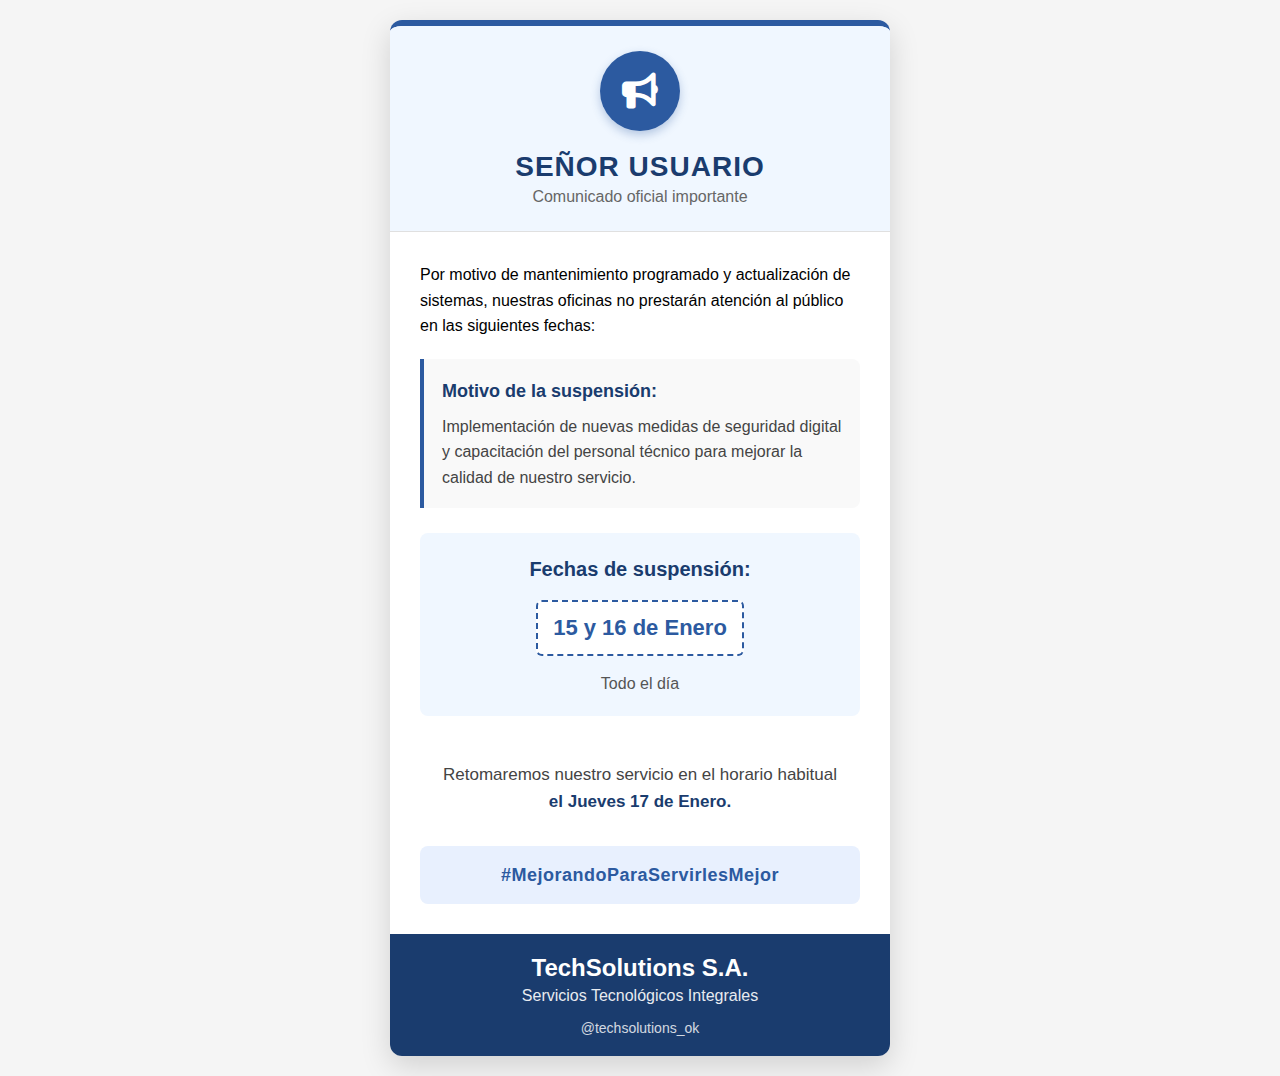
<file: index.html>
<!DOCTYPE html>
<html lang="es">
<head>
    <meta charset="UTF-8">
    <meta name="viewport" content="width=device-width, initial-scale=1.0">
    <title>Notificación de Licencia</title>
    <link rel="stylesheet" href="https://cdnjs.cloudflare.com/ajax/libs/font-awesome/6.4.0/css/all.min.css">
    <style>
        * {
            margin: 0;
            padding: 0;
            box-sizing: border-box;
            font-family: 'Segoe UI', Tahoma, Geneva, Verdana, sans-serif;
        }

        body {
            background-color: #f5f5f5;
            display: flex;
            justify-content: center;
            align-items: center;
            min-height: 100vh;
            padding: 20px;
        }

        .modal-licencia {
            width: 100%;
            max-width: 500px;
            background-color: white;
            border-radius: 12px;
            box-shadow: 0 10px 30px rgba(0, 0, 0, 0.15);
            overflow: hidden;
            border-top: 6px solid #2c5aa0;
        }

        .modal-header {
            background-color: #f0f7ff;
            padding: 25px 30px;
            text-align: center;
            border-bottom: 1px solid #e0e0e0;
        }

        .icon-container {
            background-color: #2c5aa0;
            width: 80px;
            height: 80px;
            border-radius: 50%;
            display: flex;
            align-items: center;
            justify-content: center;
            margin: 0 auto 20px;
            color: white;
            font-size: 36px;
            box-shadow: 0 4px 10px rgba(44, 90, 160, 0.3);
        }

        .modal-header h1 {
            color: #1a3c6e;
            font-size: 28px;
            margin-bottom: 5px;
            letter-spacing: 1px;
        }

        .modal-header p {
            color: #666;
            font-size: 16px;
        }

        .modal-body {
            padding: 30px;
            line-height: 1.6;
        }

        .motivo {
            background-color: #f9f9f9;
            padding: 18px;
            border-left: 4px solid #2c5aa0;
            margin: 20px 0;
            border-radius: 0 8px 8px 0;
        }

        .motivo h3 {
            color: #1a3c6e;
            margin-bottom: 8px;
            font-size: 18px;
        }

        .motivo p {
            color: #444;
        }

        .fechas {
            background-color: #f0f7ff;
            padding: 20px;
            text-align: center;
            border-radius: 8px;
            margin: 25px 0;
        }

        .fechas h3 {
            color: #1a3c6e;
            margin-bottom: 10px;
            font-size: 20px;
        }

        .fecha-destacada {
            font-size: 22px;
            font-weight: bold;
            color: #2c5aa0;
            padding: 8px 15px;
            background-color: white;
            border-radius: 6px;
            display: inline-block;
            margin: 5px 0;
            border: 2px dashed #2c5aa0;
        }

        .retorno {
            text-align: center;
            padding: 20px 0 10px;
            color: #444;
            font-size: 17px;
        }

        .retorno strong {
            color: #1a3c6e;
        }

        .hashtag {
            background-color: #e8f0fe;
            padding: 15px;
            text-align: center;
            margin-top: 20px;
            border-radius: 8px;
            color: #2c5aa0;
            font-weight: bold;
            font-size: 18px;
            letter-spacing: 0.5px;
        }

        .modal-footer {
            background-color: #1a3c6e;
            color: white;
            padding: 20px;
            text-align: center;
        }

        .empresa {
            font-size: 24px;
            font-weight: bold;
            margin-bottom: 5px;
        }

        .subtitulo {
            font-size: 16px;
            opacity: 0.9;
        }

        .red-social {
            margin-top: 15px;
            font-size: 14px;
            opacity: 0.8;
        }

        @media (max-width: 600px) {
            .modal-licencia {
                max-width: 95%;
            }
            
            .modal-header, .modal-body {
                padding: 20px;
            }
            
            .icon-container {
                width: 70px;
                height: 70px;
                font-size: 30px;
            }
            
            .modal-header h1 {
                font-size: 24px;
            }
        }
    </style>
</head>
<body>
    <div class="modal-licencia">
        <div class="modal-header">
            <div class="icon-container">
                <i class="fas fa-bullhorn"></i>
            </div>
            <h1>SEÑOR USUARIO</h1>
            <p>Comunicado oficial importante</p>
        </div>
        
        <div class="modal-body">
            <p>Por motivo de mantenimiento programado y actualización de sistemas, nuestras oficinas no prestarán atención al público en las siguientes fechas:</p>
            
            <div class="motivo">
                <h3>Motivo de la suspensión:</h3>
                <p>Implementación de nuevas medidas de seguridad digital y capacitación del personal técnico para mejorar la calidad de nuestro servicio.</p>
            </div>
            
            <div class="fechas">
                <h3>Fechas de suspensión:</h3>
                <div class="fecha-destacada">15 y 16 de Enero</div>
                <p style="margin-top: 10px; color: #555;">Todo el día</p>
            </div>
            
            <div class="retorno">
                <p>Retomaremos nuestro servicio en el horario habitual</p>
                <p><strong>el Jueves 17 de Enero.</strong></p>
            </div>
            
            <div class="hashtag">
                #MejorandoParaServirlesMejor
            </div>
        </div>
        
        <div class="modal-footer">
            <div class="empresa">TechSolutions S.A.</div>
            <div class="subtitulo">Servicios Tecnológicos Integrales</div>
            <div class="red-social">
                @techsolutions_ok
            </div>
        </div>
    </div>
</body>
</html>
</file>
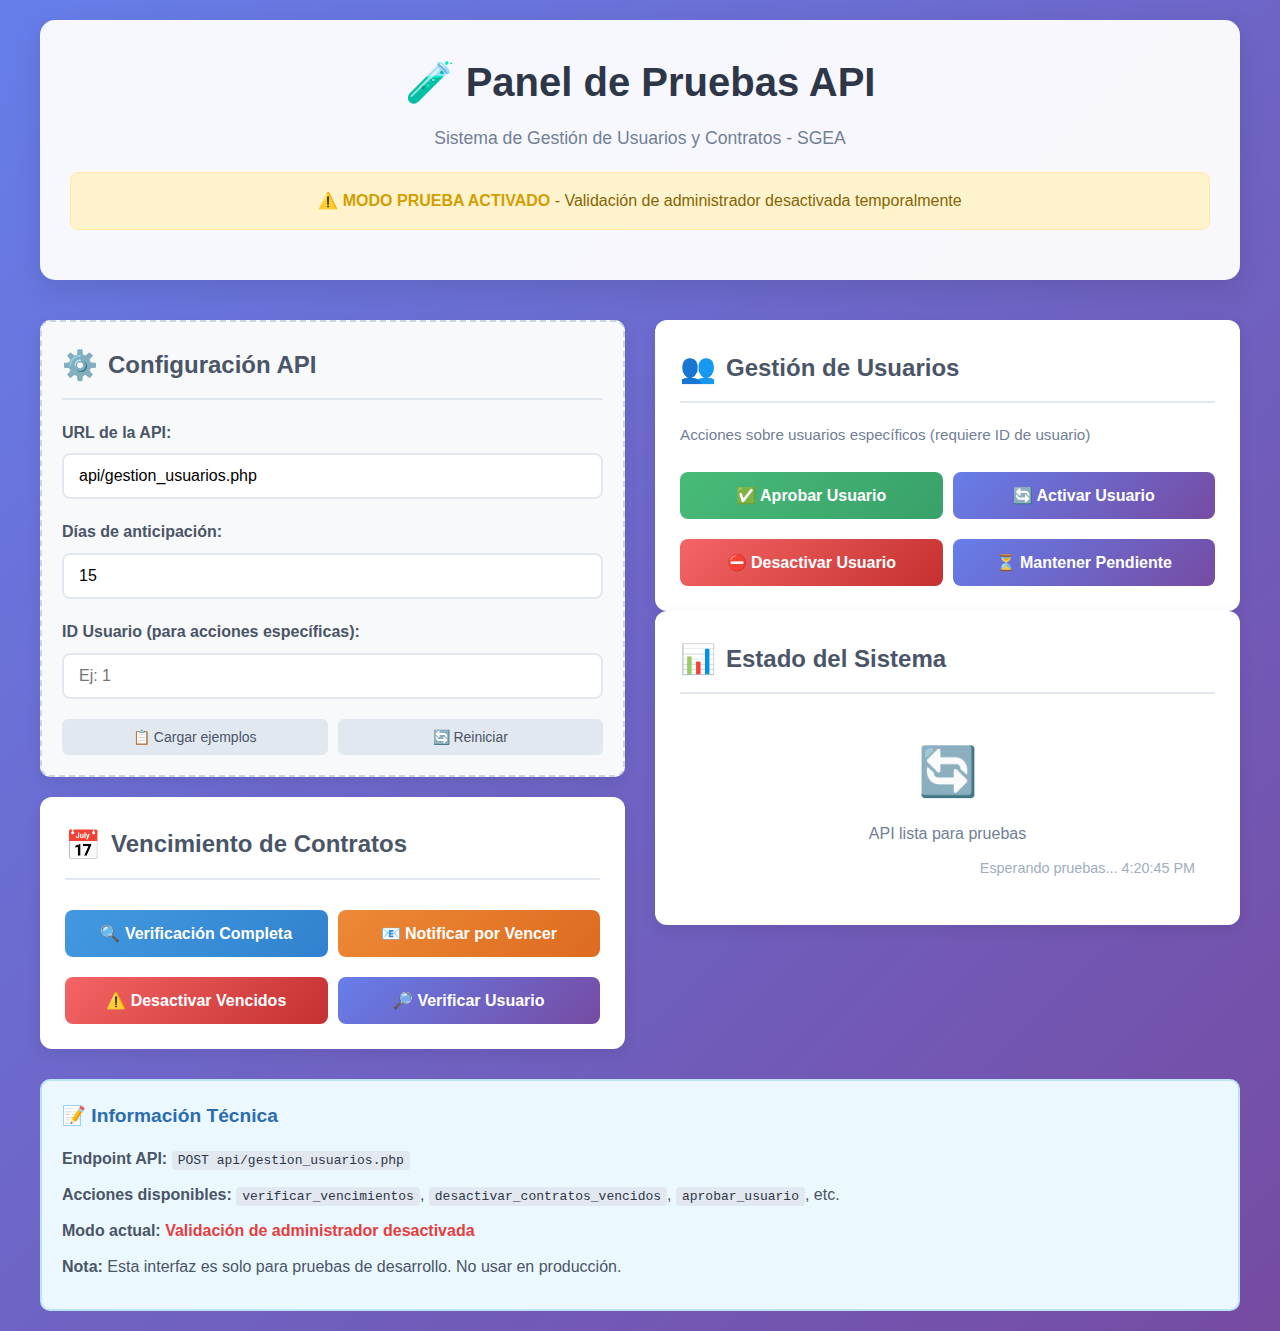
<file: pruebas_api.html>
<!DOCTYPE html>
<html lang="es">
<head>
    <meta charset="UTF-8">
    <meta name="viewport" content="width=device-width, initial-scale=1.0">
    <title>Pruebas API - Gestión de Usuarios y Contratos</title>
    <style>
        * {
            margin: 0;
            padding: 0;
            box-sizing: border-box;
        }

        body {
            font-family: -apple-system, BlinkMacSystemFont, 'Segoe UI', Roboto, Oxygen, Ubuntu, sans-serif;
            background: linear-gradient(135deg, #667eea 0%, #764ba2 100%);
            color: #333;
            line-height: 1.6;
            min-height: 100vh;
            padding: 20px;
        }

        .container {
            max-width: 1200px;
            margin: 0 auto;
        }

        header {
            text-align: center;
            margin-bottom: 40px;
            background: rgba(255, 255, 255, 0.95);
            padding: 30px;
            border-radius: 15px;
            box-shadow: 0 10px 30px rgba(0, 0, 0, 0.1);
        }

        h1 {
            color: #2d3748;
            font-size: 2.5rem;
            margin-bottom: 10px;
        }

        .subtitle {
            color: #718096;
            font-size: 1.1rem;
        }

        .warning {
            background: #fff3cd;
            border: 1px solid #ffeaa7;
            border-radius: 8px;
            padding: 15px;
            margin: 20px 0;
            color: #856404;
            text-align: center;
        }

        .warning strong {
            color: #d39e00;
        }

        .main-content {
            display: grid;
            grid-template-columns: 1fr 1fr;
            gap: 30px;
        }

        @media (max-width: 768px) {
            .main-content {
                grid-template-columns: 1fr;
            }
        }

        .card {
            background: white;
            border-radius: 12px;
            padding: 25px;
            box-shadow: 0 5px 15px rgba(0, 0, 0, 0.08);
            transition: transform 0.3s ease, box-shadow 0.3s ease;
        }

        .card:hover {
            transform: translateY(-5px);
            box-shadow: 0 15px 30px rgba(0, 0, 0, 0.1);
        }

        .card h2 {
            display: flex;
            align-items: center;
            gap: 10px;
            color: #4a5568;
            margin-bottom: 20px;
            font-size: 1.5rem;
            border-bottom: 2px solid #e2e8f0;
            padding-bottom: 10px;
        }

        .card h2 .icon {
            font-size: 1.8rem;
        }

        .form-group {
            margin-bottom: 20px;
        }

        .form-group label {
            display: block;
            margin-bottom: 8px;
            font-weight: 600;
            color: #4a5568;
        }

        .form-group input,
        .form-group select {
            width: 100%;
            padding: 12px 15px;
            border: 2px solid #e2e8f0;
            border-radius: 8px;
            font-size: 16px;
            transition: border-color 0.3s;
        }

        .form-group input:focus,
        .form-group select:focus {
            outline: none;
            border-color: #667eea;
            box-shadow: 0 0 0 3px rgba(102, 126, 234, 0.1);
        }

        .btn {
            background: linear-gradient(135deg, #667eea 0%, #764ba2 100%);
            color: white;
            border: none;
            padding: 14px 25px;
            border-radius: 8px;
            font-size: 16px;
            font-weight: 600;
            cursor: pointer;
            width: 100%;
            transition: all 0.3s ease;
            margin-top: 10px;
        }

        .btn:hover {
            transform: translateY(-2px);
            box-shadow: 0 10px 20px rgba(102, 126, 234, 0.3);
        }

        .btn:active {
            transform: translateY(0);
        }

        .btn-danger {
            background: linear-gradient(135deg, #f56565 0%, #c53030 100%);
        }

        .btn-warning {
            background: linear-gradient(135deg, #ed8936 0%, #dd6b20 100%);
        }

        .btn-success {
            background: linear-gradient(135deg, #48bb78 0%, #38a169 100%);
        }

        .btn-info {
            background: linear-gradient(135deg, #4299e1 0%, #3182ce 100%);
        }

        .results-panel {
            background: #f7fafc;
            border-radius: 12px;
            padding: 25px;
            margin-top: 30px;
            display: none;
            border: 2px solid #e2e8f0;
        }

        .results-panel.active {
            display: block;
            animation: slideIn 0.5s ease;
        }

        @keyframes slideIn {
            from {
                opacity: 0;
                transform: translateY(20px);
            }
            to {
                opacity: 1;
                transform: translateY(0);
            }
        }

        .results-header {
            display: flex;
            justify-content: space-between;
            align-items: center;
            margin-bottom: 20px;
            padding-bottom: 15px;
            border-bottom: 2px solid #e2e8f0;
        }

        .results-header h3 {
            color: #2d3748;
            font-size: 1.3rem;
        }

        .clear-btn {
            background: #cbd5e0;
            color: #4a5568;
            border: none;
            padding: 8px 15px;
            border-radius: 6px;
            cursor: pointer;
            font-size: 14px;
        }

        .status {
            padding: 10px 15px;
            border-radius: 8px;
            margin-bottom: 20px;
            font-weight: 600;
            display: flex;
            align-items: center;
            gap: 10px;
        }

        .status.success {
            background: #c6f6d5;
            color: #22543d;
            border-left: 4px solid #48bb78;
        }

        .status.error {
            background: #fed7d7;
            color: #742a2a;
            border-left: 4px solid #f56565;
        }

        .status.loading {
            background: #bee3f8;
            color: #2a4365;
            border-left: 4px solid #4299e1;
        }

        .response-container {
            background: white;
            border-radius: 8px;
            padding: 20px;
            border: 1px solid #e2e8f0;
            max-height: 400px;
            overflow-y: auto;
            font-family: 'Courier New', monospace;
            font-size: 14px;
            line-height: 1.5;
        }

        pre {
            white-space: pre-wrap;
            word-wrap: break-word;
            margin: 0;
        }

        .api-info {
            background: #ebf8ff;
            border: 2px solid #bee3f8;
            border-radius: 10px;
            padding: 20px;
            margin-top: 30px;
        }

        .api-info h4 {
            color: #2b6cb0;
            margin-bottom: 15px;
            font-size: 1.2rem;
        }

        .api-info p {
            color: #4a5568;
            margin-bottom: 10px;
        }

        .api-info code {
            background: #e2e8f0;
            padding: 2px 6px;
            border-radius: 4px;
            font-family: monospace;
            color: #2d3748;
        }

        .grid-buttons {
            display: grid;
            grid-template-columns: repeat(auto-fit, minmax(200px, 1fr));
            gap: 10px;
            margin-top: 15px;
        }

        .config-section {
            background: #f8f9fa;
            border: 2px dashed #cbd5e0;
            border-radius: 10px;
            padding: 20px;
            margin-bottom: 20px;
        }

        .auto-fill {
            display: flex;
            gap: 10px;
            margin-top: 10px;
        }

        .auto-fill-btn {
            flex: 1;
            background: #e2e8f0;
            color: #4a5568;
            border: none;
            padding: 10px;
            border-radius: 6px;
            cursor: pointer;
            font-size: 14px;
            transition: background 0.3s;
        }

        .auto-fill-btn:hover {
            background: #cbd5e0;
        }

        .response-summary {
            display: grid;
            grid-template-columns: repeat(auto-fit, minmax(150px, 1fr));
            gap: 15px;
            margin-bottom: 20px;
        }

        .summary-card {
            background: white;
            border-radius: 8px;
            padding: 15px;
            text-align: center;
            border: 1px solid #e2e8f0;
        }

        .summary-card .number {
            font-size: 2rem;
            font-weight: bold;
            color: #667eea;
        }

        .summary-card .label {
            font-size: 0.9rem;
            color: #718096;
            margin-top: 5px;
        }

        .timestamp {
            font-size: 0.9rem;
            color: #a0aec0;
            text-align: right;
            margin-top: 10px;
        }
    </style>
</head>
<body>
    <div class="container">
        <header>
            <h1>🧪 Panel de Pruebas API</h1>
            <p class="subtitle">Sistema de Gestión de Usuarios y Contratos - SGEA</p>
            <div class="warning">
                <strong>⚠️ MODO PRUEBA ACTIVADO</strong> - Validación de administrador desactivada temporalmente
            </div>
        </header>

        <div class="main-content">
            <!-- Panel izquierdo: Configuración y acciones generales -->
            <div>
                <!-- Configuración de API -->
                <div class="card config-section">
                    <h2><span class="icon">⚙️</span> Configuración API</h2>
                    <div class="form-group">
                        <label for="api_url">URL de la API:</label>
                        <input type="text" id="api_url" value="api/gestion_usuarios.php" placeholder="Ruta relativa a la API">
                    </div>
                    <div class="form-group">
                        <label for="dias_anticipacion">Días de anticipación:</label>
                        <input type="number" id="dias_anticipacion" value="15" min="1" max="90">
                    </div>
                    <div class="form-group">
                        <label for="id_usuario">ID Usuario (para acciones específicas):</label>
                        <input type="number" id="id_usuario" placeholder="Ej: 1" min="1">
                    </div>
                    <div class="auto-fill">
                        <button class="auto-fill-btn" onclick="cargarEjemplos()">📋 Cargar ejemplos</button>
                        <button class="auto-fill-btn" onclick="resetearCampos()">🔄 Reiniciar</button>
                    </div>
                </div>

                <!-- Acciones de vencimiento -->
                <div class="card">
                    <h2><span class="icon">📅</span> Vencimiento de Contratos</h2>
                    <div class="grid-buttons">
                        <button class="btn btn-info" onclick="probarAccion('verificar_vencimientos')">
                            🔍 Verificación Completa
                        </button>
                        <button class="btn btn-warning" onclick="probarAccion('notificar_contratos_por_vencer')">
                            📧 Notificar por Vencer
                        </button>
                        <button class="btn btn-danger" onclick="probarAccion('desactivar_contratos_vencidos')">
                            ⚠️ Desactivar Vencidos
                        </button>
                        <button class="btn" onclick="probarAccion('verificar_contrato_usuario')">
                            🔎 Verificar Usuario
                        </button>
                    </div>
                </div>
            </div>

            <!-- Panel derecho: Gestión de usuarios -->
            <div>
                <!-- Gestión de usuarios -->
                <div class="card">
                    <h2><span class="icon">👥</span> Gestión de Usuarios</h2>
                    <p style="color: #718096; margin-bottom: 15px; font-size: 0.95rem;">
                        Acciones sobre usuarios específicos (requiere ID de usuario)
                    </p>
                    <div class="grid-buttons">
                        <button class="btn btn-success" onclick="probarAccion('aprobar_usuario')">
                            ✅ Aprobar Usuario
                        </button>
                        <button class="btn" onclick="probarAccion('activar_usuario')">
                            🔄 Activar Usuario
                        </button>
                        <button class="btn btn-danger" onclick="probarAccion('desactivar_usuario')">
                            ⛔ Desactivar Usuario
                        </button>
                        <button class="btn" onclick="probarAccion('mantener_pendiente')">
                            ⏳ Mantener Pendiente
                        </button>
                    </div>
                </div>

                <!-- Información del sistema -->
                <div class="card">
                    <h2><span class="icon">📊</span> Estado del Sistema</h2>
                    <div style="text-align: center; padding: 20px;">
                        <div style="font-size: 3rem; color: #667eea; margin-bottom: 10px;">🔄</div>
                        <p style="color: #718096;">API lista para pruebas</p>
                        <div class="timestamp" id="last-test-time"></div>
                    </div>
                </div>
            </div>
        </div>

        <!-- Panel de resultados -->
        <div class="results-panel" id="results-panel">
            <div class="results-header">
                <h3>📋 Resultados de la Prueba</h3>
                <button class="clear-btn" onclick="limpiarResultados()">Limpiar resultados</button>
            </div>
            
            <div id="status" class="status"></div>
            
            <div id="response-summary" class="response-summary" style="display: none;">
                <!-- Se llena dinámicamente -->
            </div>
            
            <div class="response-container">
                <pre id="response"></pre>
            </div>
            
            <div class="timestamp" id="response-time"></div>
        </div>

        <!-- Información de la API -->
        <div class="api-info">
            <h4>📝 Información Técnica</h4>
            <p><strong>Endpoint API:</strong> <code>POST api/gestion_usuarios.php</code></p>
            <p><strong>Acciones disponibles:</strong> <code>verificar_vencimientos</code>, <code>desactivar_contratos_vencidos</code>, <code>aprobar_usuario</code>, etc.</p>
            <p><strong>Modo actual:</strong> <span style="color: #e53e3e; font-weight: bold;">Validación de administrador desactivada</span></p>
            <p><strong>Nota:</strong> Esta interfaz es solo para pruebas de desarrollo. No usar en producción.</p>
        </div>
    </div>

    <script>
        // Variables globales
        let lastResponse = null;
        let testHistory = [];

        // Función principal para probar acciones
        async function probarAccion(accion) {
            const apiUrl = document.getElementById('api_url').value;
            const diasAnticipacion = document.getElementById('dias_anticipacion').value;
            const idUsuario = document.getElementById('id_usuario').value;
            
            // Validaciones básicas
            if (!apiUrl) {
                alert('Por favor ingresa la URL de la API');
                return;
            }
            
            // Preparar datos según la acción
            let datos = {
                accion: accion
            };
            
            // Agregar parámetros específicos
            if (idUsuario && accion !== 'desactivar_contratos_vencidos' && 
                accion !== 'notificar_contratos_por_vencer' && 
                accion !== 'verificar_vencimientos') {
                datos.id_usuario = parseInt(idUsuario);
            }
            
            if (diasAnticipacion && (accion === 'verificar_vencimientos' || 
                accion === 'notificar_contratos_por_vencer')) {
                datos.dias_anticipacion = parseInt(diasAnticipacion);
            }
            
            // Mostrar estado de carga
            const resultsPanel = document.getElementById('results-panel');
            const statusDiv = document.getElementById('status');
            const responseDiv = document.getElementById('response');
            const responseTimeDiv = document.getElementById('response-time');
            const lastTestTimeDiv = document.getElementById('last-test-time');
            const responseSummaryDiv = document.getElementById('response-summary');
            
            resultsPanel.classList.add('active');
            statusDiv.innerHTML = `
                <div class="status loading">
                    <span>⏳</span>
                    <div>
                        <strong>Enviando petición...</strong><br>
                        <small>Acción: ${accion}</small>
                    </div>
                </div>
            `;
            responseDiv.textContent = '';
            responseSummaryDiv.style.display = 'none';
            
            // Registrar hora
            const startTime = new Date();
            
            try {
                // Enviar petición
                console.log(`📤 Enviando ${accion} a ${apiUrl}`, datos);
                
                const respuesta = await fetch(apiUrl, {
                    method: 'POST',
                    headers: {
                        'Content-Type': 'application/json'
                    },
                    body: JSON.stringify(datos)
                });
                
                const tiempoRespuesta = new Date() - startTime;
                const datosRespuesta = await respuesta.json();
                lastResponse = datosRespuesta;
                
                // Registrar en historial
                testHistory.push({
                    accion: accion,
                    timestamp: new Date(),
                    response: datosRespuesta,
                    duration: tiempoRespuesta
                });
                
                // Mostrar resultados
                let statusHtml = '';
                if (datosRespuesta.success) {
                    statusHtml = `
                        <div class="status success">
                            <span>✅</span>
                            <div>
                                <strong>Éxito: ${datosRespuesta.message || 'Acción completada'}</strong><br>
                                <small>Tiempo de respuesta: ${tiempoRespuesta}ms</small>
                            </div>
                        </div>
                    `;
                    
                    // Mostrar resumen si hay datos relevantes
                    mostrarResumen(datosRespuesta, accion);
                } else {
                    statusHtml = `
                        <div class="status error">
                            <span>❌</span>
                            <div>
                                <strong>Error: ${datosRespuesta.error || 'Error desconocido'}</strong><br>
                                <small>Tiempo de respuesta: ${tiempoRespuesta}ms</small>
                            </div>
                        </div>
                    `;
                }
                
                statusDiv.innerHTML = statusHtml;
                responseDiv.textContent = JSON.stringify(datosRespuesta, null, 2);
                responseTimeDiv.textContent = `Respuesta recibida: ${new Date().toLocaleTimeString()}`;
                lastTestTimeDiv.textContent = `Última prueba: ${new Date().toLocaleTimeString()}`;
                
                // Scroll automático a los resultados
                resultsPanel.scrollIntoView({ behavior: 'smooth', block: 'start' });
                
                // Mostrar datos en consola
                console.log(`📥 Respuesta recibida en ${tiempoRespuesta}ms:`, datosRespuesta);
                
            } catch (error) {
                const tiempoRespuesta = new Date() - startTime;
                statusDiv.innerHTML = `
                    <div class="status error">
                        <span>🚫</span>
                        <div>
                            <strong>Error de conexión: ${error.message}</strong><br>
                            <small>Tiempo transcurrido: ${tiempoRespuesta}ms</small>
                        </div>
                    </div>
                `;
                responseDiv.textContent = `Error al conectar con la API: ${error.message}`;
                console.error('❌ Error:', error);
            }
        }
        
        // Función para mostrar resumen de resultados
        function mostrarResumen(datos, accion) {
            const responseSummaryDiv = document.getElementById('response-summary');
            
            let summaryHTML = '';
            
            if (accion === 'verificar_vencimientos' || accion === 'desactivar_contratos_vencidos') {
                const preventivas = datos.resultados?.preventivas;
                const vencidos = datos.resultados?.vencidos;
                const correos = datos.correos_enviados;
                
                if (preventivas) {
                    summaryHTML += `
                        <div class="summary-card">
                            <div class="number">${preventivas.contratos_por_vencer || 0}</div>
                            <div class="label">Contratos por vencer</div>
                        </div>
                    `;
                }
                
                if (vencidos) {
                    summaryHTML += `
                        <div class="summary-card">
                            <div class="number">${vencidos.total_encontrados || 0}</div>
                            <div class="label">Contratos vencidos</div>
                        </div>
                        <div class="summary-card">
                            <div class="number">${vencidos.desactivados || 0}</div>
                            <div class="label">Usuarios desactivados</div>
                        </div>
                    `;
                }
                
                if (correos) {
                    if (correos.preventivos > 0) {
                        summaryHTML += `
                            <div class="summary-card">
                                <div class="number">${correos.preventivos}</div>
                                <div class="label">Correos preventivos</div>
                            </div>
                        `;
                    }
                    if (correos.vencidos > 0) {
                        summaryHTML += `
                            <div class="summary-card">
                                <div class="number">${correos.vencidos}</div>
                                <div class="label">Correos vencidos</div>
                            </div>
                        `;
                    }
                }
            } else if (accion === 'aprobar_usuario' || accion === 'activar_usuario' || accion === 'desactivar_usuario') {
                summaryHTML += `
                    <div class="summary-card">
                        <div class="number">${datos.correo_enviado ? '✅' : '❌'}</div>
                        <div class="label">Correo enviado</div>
                    </div>
                    <div class="summary-card">
                        <div class="number" style="color: ${datos.estado_clase === 'status-active' ? '#48bb78' : '#f56565'}">
                            ${datos.estado_texto || 'N/A'}
                        </div>
                        <div class="label">Estado usuario</div>
                    </div>
                `;
            }
            
            if (summaryHTML) {
                responseSummaryDiv.innerHTML = summaryHTML;
                responseSummaryDiv.style.display = 'grid';
            }
        }
        
        // Funciones auxiliares
        function limpiarResultados() {
            document.getElementById('results-panel').classList.remove('active');
            document.getElementById('response').textContent = '';
            document.getElementById('status').innerHTML = '';
        }
        
        function cargarEjemplos() {
            // Cargar IDs de ejemplo (puedes ajustar según tu BD)
            document.getElementById('id_usuario').value = '1';
            document.getElementById('dias_anticipacion').value = '15';
            
            alert('Ejemplos cargados. Ajusta los valores según tu base de datos.');
        }
        
        function resetearCampos() {
            document.getElementById('id_usuario').value = '';
            document.getElementById('dias_anticipacion').value = '15';
            document.getElementById('api_url').value = 'api/gestion_usuarios.php';
            limpiarResultados();
        }
        
        // Función para probar todas las acciones secuencialmente
        async function probarTodas() {
            const acciones = [
                'verificar_vencimientos',
                'desactivar_contratos_vencidos',
                'aprobar_usuario',
                'activar_usuario',
                'desactivar_usuario'
            ];
            
            alert('⚠️ Esta función probará todas las acciones secuencialmente. Solo para desarrollo.');
            
            for (let accion of acciones) {
                console.log(`🔧 Probando: ${accion}`);
                await probarAccion(accion);
                await new Promise(resolve => setTimeout(resolve, 1000)); // Espera 1 segundo
            }
            
            alert('✅ Todas las pruebas completadas. Revisa la consola y resultados.');
        }
        
        // Inicialización
        document.addEventListener('DOMContentLoaded', function() {
            console.log('🔧 Panel de pruebas API cargado');
            console.log('📌 Modo: Validación de administrador desactivada');
            console.log('🎯 Para probar, haz clic en cualquier botón');
            
            // Asignar la hora actual
            document.getElementById('last-test-time').textContent = 
                `Esperando pruebas... ${new Date().toLocaleTimeString()}`;
        });
        
        // Exponer funciones globales para la consola
        window.probarAccion = probarAccion;
        window.probarTodas = probarTodas;
        window.verHistorial = () => console.log('📊 Historial:', testHistory);
        window.verUltimaRespuesta = () => console.log('📥 Última respuesta:', lastResponse);
    </script>
</body>
</html>
</file>
